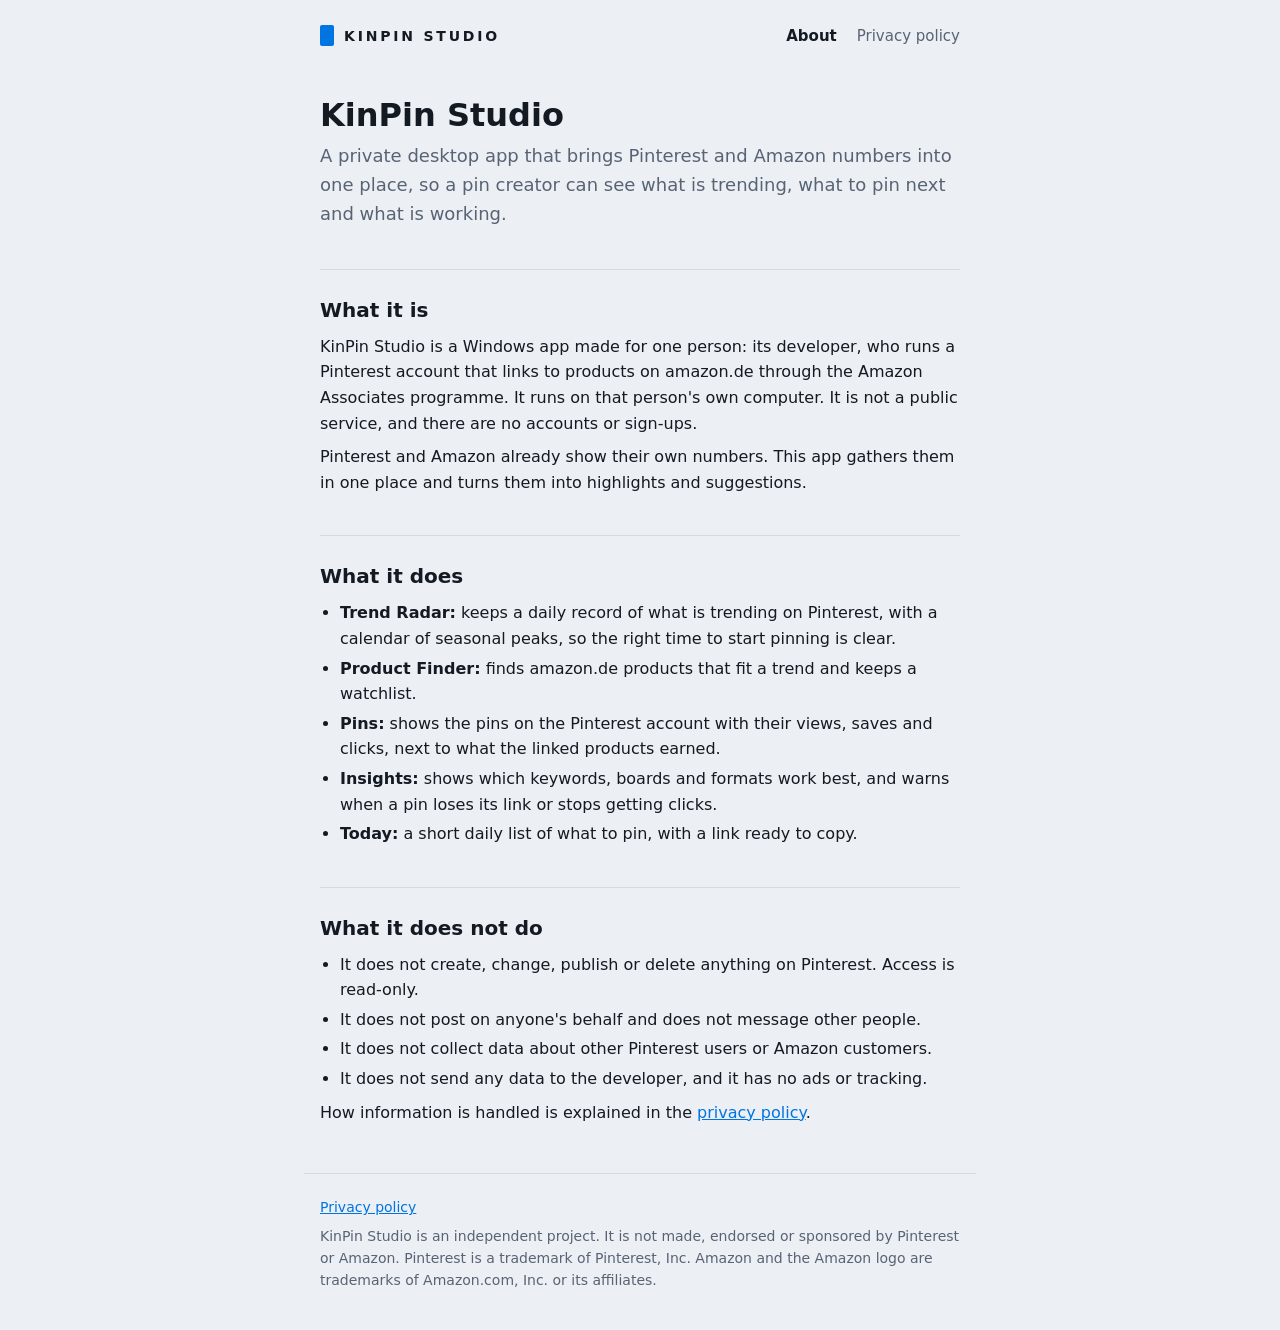
<file: index.html>
<!doctype html>
<html lang="en">
  <head>
    <meta charset="utf-8" />
    <meta name="viewport" content="width=device-width, initial-scale=1" />
    <meta name="robots" content="noindex, nofollow" />
    <title>KinPin Studio</title>
    <link rel="stylesheet" href="style.css" />
  </head>
  <body>
    <header>
      <a class="brand" href="./"
        ><span class="pin" aria-hidden="true"></span>KinPin Studio</a
      >
      <nav aria-label="Pages">
        <a href="./" aria-current="page">About</a>
        <a href="privacy.html">Privacy policy</a>
      </nav>
    </header>

    <main>
      <h1>KinPin Studio</h1>
      <p class="lead">
        A private desktop app that brings Pinterest and Amazon numbers into one
        place, so a pin creator can see what is trending, what to pin next and
        what is working.
      </p>

      <h2>What it is</h2>
      <p>
        KinPin Studio is a Windows app made for one person: its developer, who
        runs a Pinterest account that links to products on amazon.de through the
        Amazon Associates programme. It runs on that person's own computer. It
        is not a public service, and there are no accounts or sign-ups.
      </p>
      <p>
        Pinterest and Amazon already show their own numbers. This app gathers
        them in one place and turns them into highlights and suggestions.
      </p>

      <h2>What it does</h2>
      <ul>
        <li>
          <strong>Trend Radar:</strong> keeps a daily record of what is trending
          on Pinterest, with a calendar of seasonal peaks, so the right time to
          start pinning is clear.
        </li>
        <li>
          <strong>Product Finder:</strong> finds amazon.de products that fit a
          trend and keeps a watchlist.
        </li>
        <li>
          <strong>Pins:</strong> shows the pins on the Pinterest account with
          their views, saves and clicks, next to what the linked products
          earned.
        </li>
        <li>
          <strong>Insights:</strong> shows which keywords, boards and formats
          work best, and warns when a pin loses its link or stops getting
          clicks.
        </li>
        <li>
          <strong>Today:</strong> a short daily list of what to pin, with a link
          ready to copy.
        </li>
      </ul>

      <h2>What it does not do</h2>
      <ul>
        <li>
          It does not create, change, publish or delete anything on Pinterest.
          Access is read-only.
        </li>
        <li>
          It does not post on anyone's behalf and does not message other people.
        </li>
        <li>
          It does not collect data about other Pinterest users or Amazon
          customers.
        </li>
        <li>
          It does not send any data to the developer, and it has no ads or
          tracking.
        </li>
      </ul>
      <p>
        How information is handled is explained in the
        <a href="privacy.html">privacy policy</a>.
      </p>
    </main>

    <footer>
      <p><a href="privacy.html">Privacy policy</a></p>
      <p>
        KinPin Studio is an independent project. It is not made, endorsed or
        sponsored by Pinterest or Amazon. Pinterest is a trademark of Pinterest,
        Inc. Amazon and the Amazon logo are trademarks of Amazon.com, Inc. or
        its affiliates.
      </p>
    </footer>
  </body>
</html>
</file>
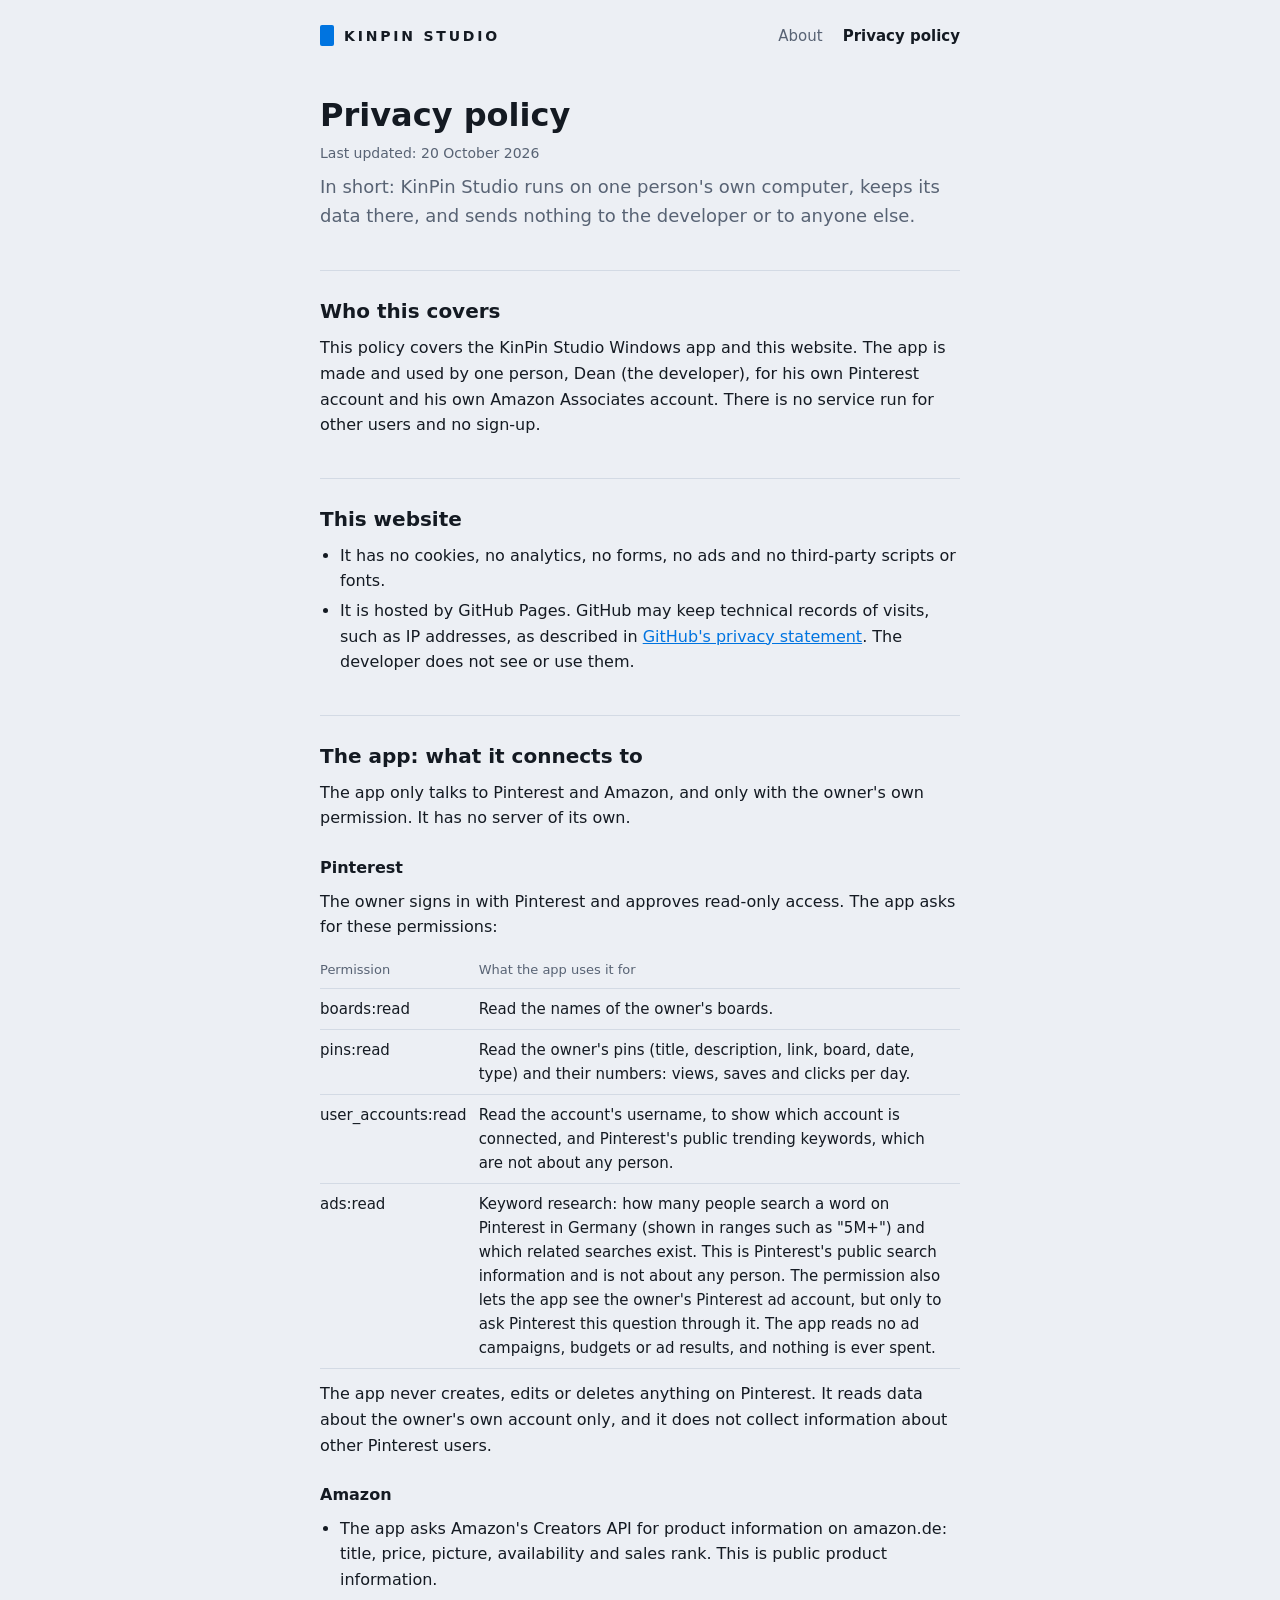
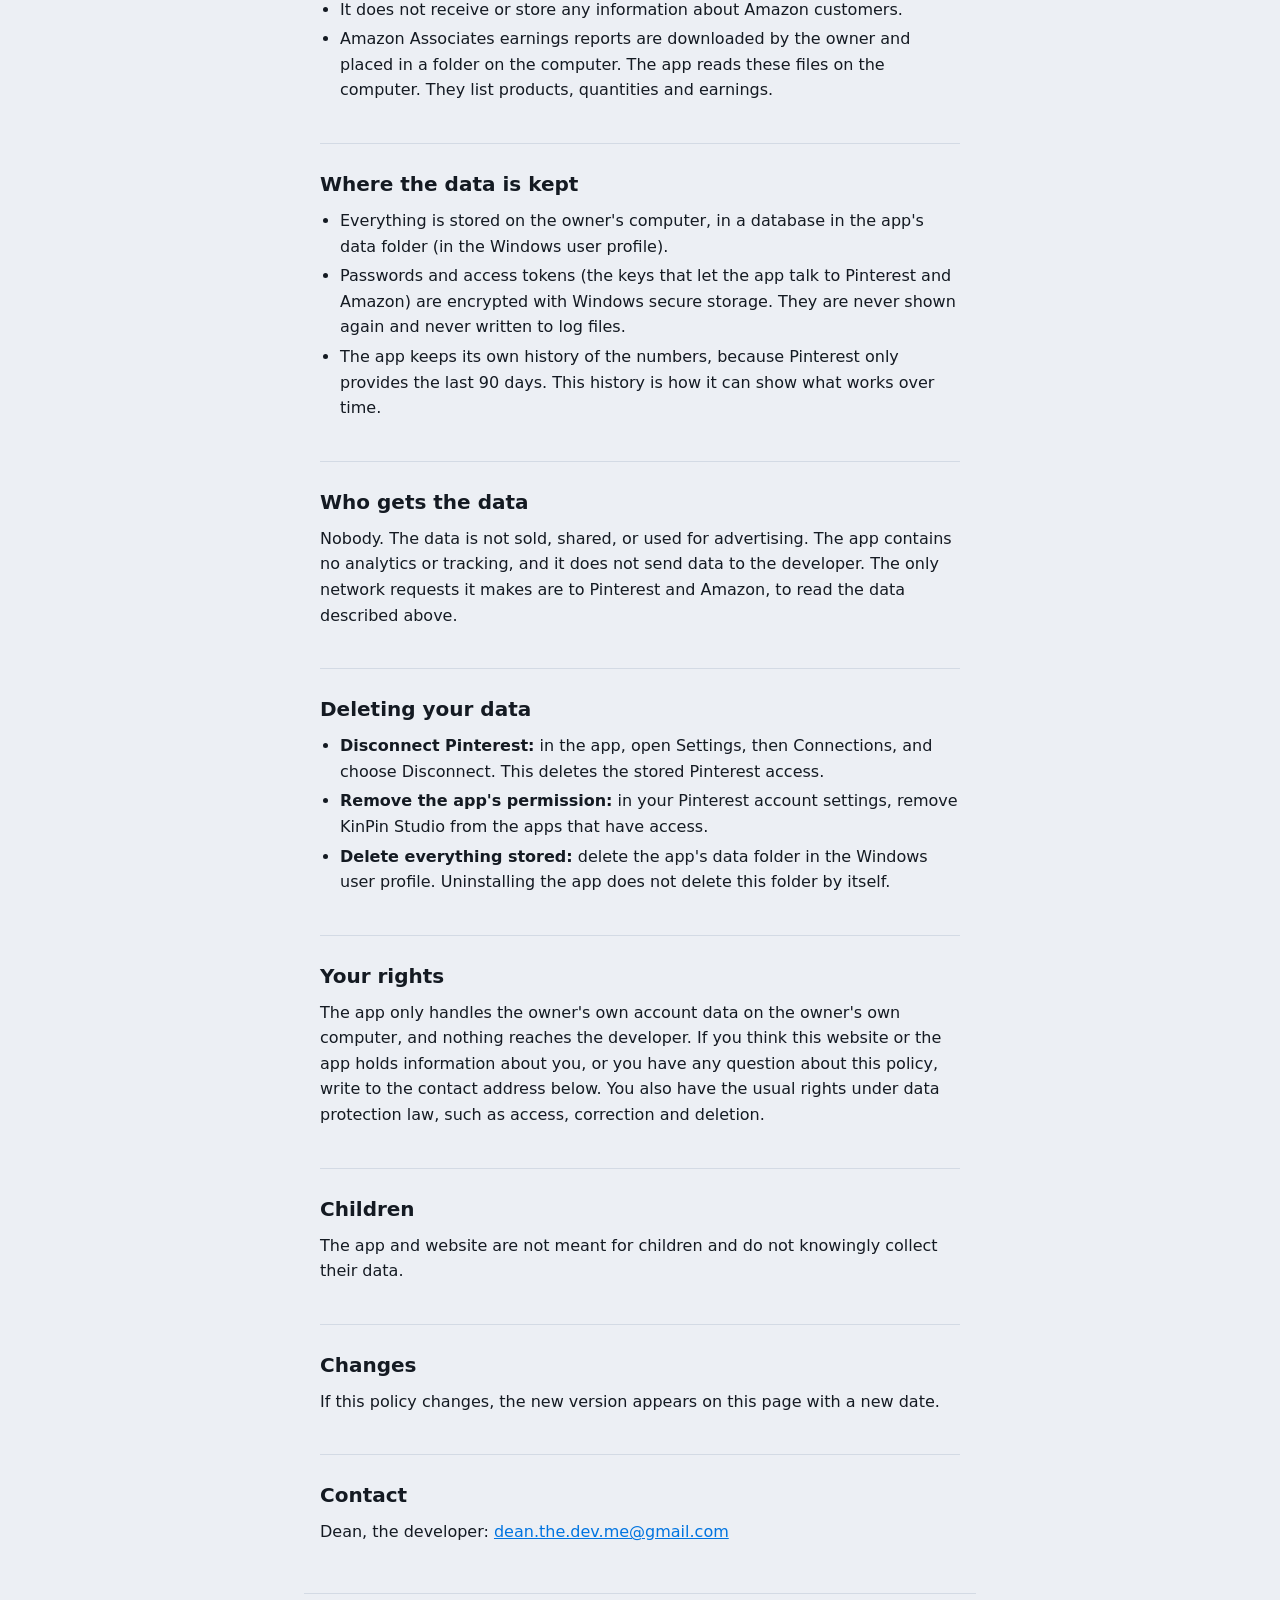
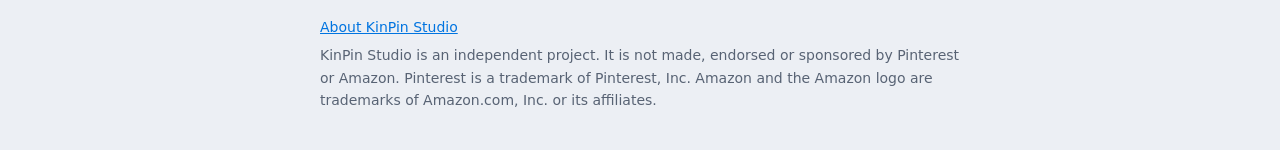
<file: privacy.html>
<!doctype html>
<html lang="en">
  <head>
    <meta charset="utf-8" />
    <meta name="viewport" content="width=device-width, initial-scale=1" />
    <meta name="robots" content="noindex, nofollow" />
    <title>Privacy policy · KinPin Studio</title>
    <link rel="stylesheet" href="style.css" />
  </head>
  <body>
    <header>
      <a class="brand" href="./"
        ><span class="pin" aria-hidden="true"></span>KinPin Studio</a
      >
      <nav aria-label="Pages">
        <a href="./">About</a>
        <a href="privacy.html" aria-current="page">Privacy policy</a>
      </nav>
    </header>

    <main>
      <h1>Privacy policy</h1>
      <p class="muted">Last updated: 20 October 2026</p>
      <p class="lead">
        In short: KinPin Studio runs on one person's own computer, keeps its
        data there, and sends nothing to the developer or to anyone else.
      </p>

      <h2>Who this covers</h2>
      <p>
        This policy covers the KinPin Studio Windows app and this website. The
        app is made and used by one person, Dean (the developer), for his own
        Pinterest account and his own Amazon Associates account. There is no
        service run for other users and no sign-up.
      </p>

      <h2>This website</h2>
      <ul>
        <li>
          It has no cookies, no analytics, no forms, no ads and no third-party
          scripts or fonts.
        </li>
        <li>
          It is hosted by GitHub Pages. GitHub may keep technical records of
          visits, such as IP addresses, as described in
          <a
            href="https://docs.github.com/en/site-policy/privacy-policies/github-general-privacy-statement"
            >GitHub's privacy statement</a
          >. The developer does not see or use them.
        </li>
      </ul>

      <h2>The app: what it connects to</h2>
      <p>
        The app only talks to Pinterest and Amazon, and only with the owner's
        own permission. It has no server of its own.
      </p>

      <h3>Pinterest</h3>
      <p>
        The owner signs in with Pinterest and approves read-only access. The app
        asks for these permissions:
      </p>
      <table>
        <thead>
          <tr>
            <th scope="col">Permission</th>
            <th scope="col">What the app uses it for</th>
          </tr>
        </thead>
        <tbody>
          <tr>
            <td>boards:read</td>
            <td>Read the names of the owner's boards.</td>
          </tr>
          <tr>
            <td>pins:read</td>
            <td>
              Read the owner's pins (title, description, link, board, date,
              type) and their numbers: views, saves and clicks per day.
            </td>
          </tr>
          <tr>
            <td>user_accounts:read</td>
            <td>
              Read the account's username, to show which account is connected,
              and Pinterest's public trending keywords, which are not about any
              person.
            </td>
          </tr>
          <tr>
            <td>ads:read</td>
            <td>
              Keyword research: how many people search a word on Pinterest in
              Germany (shown in ranges such as "5M+") and which related searches
              exist. This is Pinterest's public search information and is not
              about any person. The permission also lets the app see the
              owner's Pinterest ad account, but only to ask Pinterest this
              question through it. The app reads no ad campaigns, budgets or
              ad results, and nothing is ever spent.
            </td>
          </tr>
        </tbody>
      </table>
      <p>
        The app never creates, edits or deletes anything on Pinterest. It reads
        data about the owner's own account only, and it does not collect
        information about other Pinterest users.
      </p>

      <h3>Amazon</h3>
      <ul>
        <li>
          The app asks Amazon's Creators API for product information on
          amazon.de: title, price, picture, availability and sales rank. This is
          public product information.
        </li>
        <li>
          It does not receive or store any information about Amazon customers.
        </li>
        <li>
          Amazon Associates earnings reports are downloaded by the owner and
          placed in a folder on the computer. The app reads these files on the
          computer. They list products, quantities and earnings.
        </li>
      </ul>

      <h2>Where the data is kept</h2>
      <ul>
        <li>
          Everything is stored on the owner's computer, in a database in the
          app's data folder (in the Windows user profile).
        </li>
        <li>
          Passwords and access tokens (the keys that let the app talk to
          Pinterest and Amazon) are encrypted with Windows secure storage. They
          are never shown again and never written to log files.
        </li>
        <li>
          The app keeps its own history of the numbers, because Pinterest only
          provides the last 90 days. This history is how it can show what works
          over time.
        </li>
      </ul>

      <h2>Who gets the data</h2>
      <p>
        Nobody. The data is not sold, shared, or used for advertising. The app
        contains no analytics or tracking, and it does not send data to the
        developer. The only network requests it makes are to Pinterest and
        Amazon, to read the data described above.
      </p>

      <h2>Deleting your data</h2>
      <ul>
        <li>
          <strong>Disconnect Pinterest:</strong> in the app, open Settings, then
          Connections, and choose Disconnect. This deletes the stored Pinterest
          access.
        </li>
        <li>
          <strong>Remove the app's permission:</strong> in your Pinterest
          account settings, remove KinPin Studio from the apps that have access.
        </li>
        <li>
          <strong>Delete everything stored:</strong> delete the app's data
          folder in the Windows user profile. Uninstalling the app does not
          delete this folder by itself.
        </li>
      </ul>

      <h2>Your rights</h2>
      <p>
        The app only handles the owner's own account data on the owner's own
        computer, and nothing reaches the developer. If you think this website
        or the app holds information about you, or you have any question about
        this policy, write to the contact address below. You also have the usual
        rights under data protection law, such as access, correction and
        deletion.
      </p>

      <h2>Children</h2>
      <p>
        The app and website are not meant for children and do not knowingly
        collect their data.
      </p>

      <h2>Changes</h2>
      <p>
        If this policy changes, the new version appears on this page with a new
        date.
      </p>

      <h2>Contact</h2>
      <p>
        Dean, the developer:
        <a href="mailto:dean.the.dev.me@gmail.com">dean.the.dev.me@gmail.com</a>
      </p>
    </main>

    <footer>
      <p><a href="./">About KinPin Studio</a></p>
      <p>
        KinPin Studio is an independent project. It is not made, endorsed or
        sponsored by Pinterest or Amazon. Pinterest is a trademark of Pinterest,
        Inc. Amazon and the Amazon logo are trademarks of Amazon.com, Inc. or
        its affiliates.
      </p>
    </footer>
  </body>
</html>
</file>
<file: style.css>
:root {
  color-scheme: light dark;
  --bg: #eceff4;
  --surface: #ffffff;
  --line: #d3dae4;
  --fg: #141a22;
  --muted: #586374;
  --accent: #0074e0;
}

@media (prefers-color-scheme: dark) {
  :root {
    --bg: #0b0e13;
    --surface: #131820;
    --line: #28303b;
    --fg: #e8ecf2;
    --muted: #8b96a6;
    --accent: #3aa2ff;
  }
}

* {
  box-sizing: border-box;
}

body {
  margin: 0;
  background: var(--bg);
  color: var(--fg);
  font:
    16px/1.6 "Segoe UI Variable",
    "Segoe UI",
    system-ui,
    sans-serif;
}

a {
  color: var(--accent);
}

a:focus-visible {
  outline: 2px solid var(--accent);
  outline-offset: 2px;
}

header,
main,
footer {
  max-width: 42rem;
  margin: 0 auto;
  padding: 0 16px;
}

header {
  display: flex;
  flex-wrap: wrap;
  align-items: center;
  justify-content: space-between;
  gap: 12px;
  padding-top: 24px;
  padding-bottom: 24px;
}

.brand {
  display: flex;
  align-items: center;
  gap: 10px;
  color: var(--fg);
  font-size: 14px;
  font-weight: 700;
  letter-spacing: 0.2em;
  text-decoration: none;
  text-transform: uppercase;
}

/* The pin shape: a 2:3 card, the mark the app uses too. */
.pin {
  width: 14px;
  height: 21px;
  border-radius: 2px;
  background: var(--accent);
}

nav {
  display: flex;
  gap: 20px;
  font-size: 15px;
}

nav a {
  color: var(--muted);
  text-decoration: none;
}

nav a:hover,
nav a[aria-current="page"] {
  color: var(--fg);
}

nav a[aria-current="page"] {
  font-weight: 600;
}

h1 {
  margin: 24px 0 8px;
  font-size: 32px;
  line-height: 1.2;
}

h2 {
  margin: 40px 0 8px;
  padding-top: 24px;
  border-top: 1px solid var(--line);
  font-size: 20px;
}

h3 {
  margin: 24px 0 4px;
  font-size: 16px;
}

p,
ul {
  margin: 8px 0;
}

ul {
  padding-left: 20px;
}

li {
  margin: 4px 0;
}

.lead {
  font-size: 18px;
  color: var(--muted);
}

.muted {
  color: var(--muted);
  font-size: 14px;
}

footer {
  margin-top: 48px;
  padding-top: 16px;
  padding-bottom: 32px;
  border-top: 1px solid var(--line);
  color: var(--muted);
  font-size: 14px;
}

footer p {
  margin: 6px 0;
}

table {
  width: 100%;
  margin: 12px 0;
  border-collapse: collapse;
  font-size: 15px;
}

th,
td {
  padding: 8px 12px 8px 0;
  border-bottom: 1px solid var(--line);
  text-align: left;
  vertical-align: top;
}

th {
  color: var(--muted);
  font-size: 13px;
  font-weight: 400;
}
</file>
